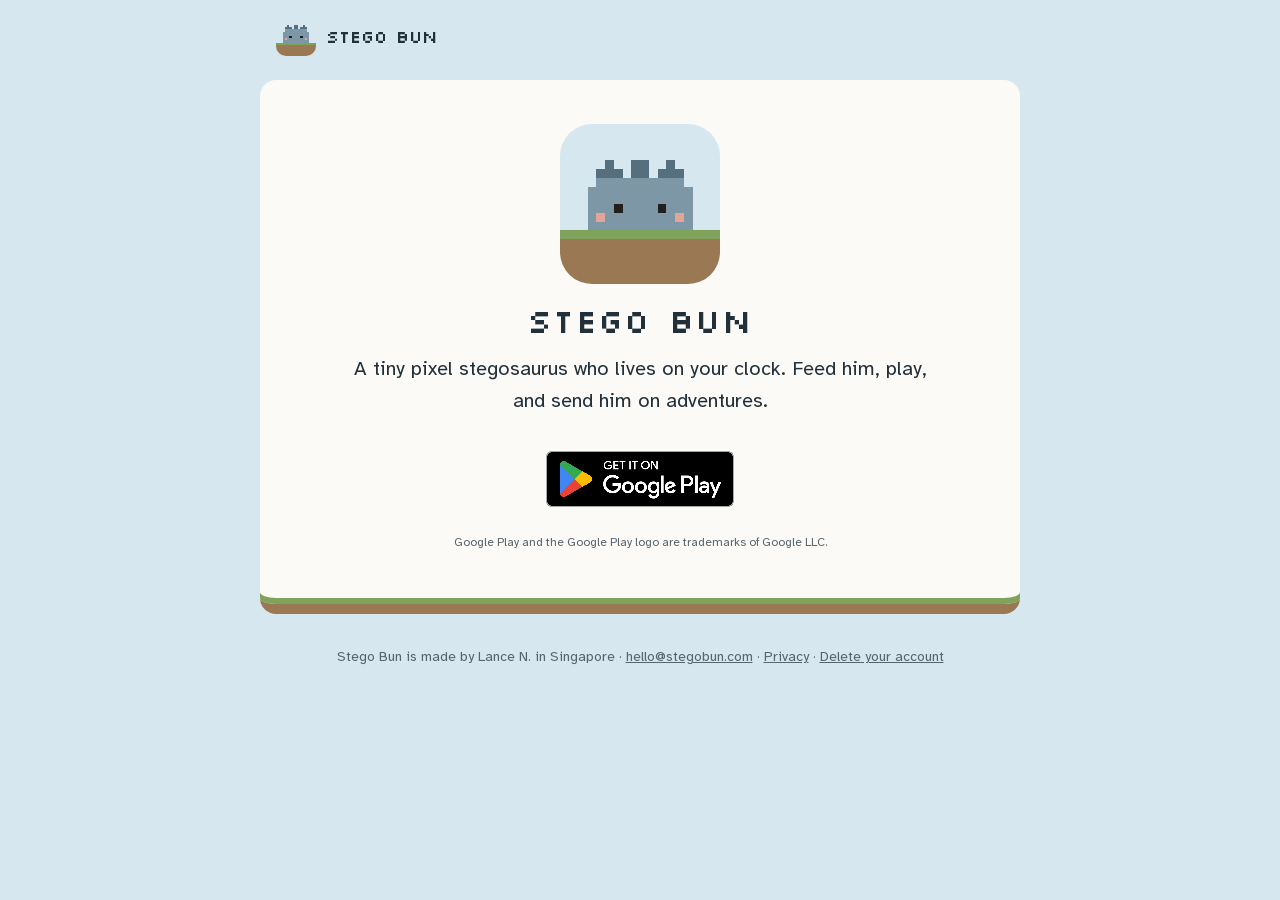
<file: index.html>
<!doctype html>
<html lang="en-GB">
<head>
<meta charset="utf-8">
<meta name="viewport" content="width=device-width, initial-scale=1">
<title>Stego Bun</title>
<meta name="description" content="A tiny pixel stegosaurus who lives on your clock. Feed him, play, and send him on adventures. Free on Google Play.">
<link rel="canonical" href="https://stegobun.com/">
<link rel="icon" href="/favicon.ico" sizes="16x16 32x32 48x48">
<link rel="icon" type="image/png" sizes="48x48" href="/favicon-48.png">
<link rel="icon" type="image/png" sizes="96x96" href="/favicon-96.png">
<link rel="icon" type="image/png" sizes="192x192" href="/favicon-192.png">
<link rel="apple-touch-icon" href="/apple-touch-icon.png">
<meta property="og:type" content="website">
<meta property="og:site_name" content="Stego Bun">
<meta property="og:title" content="Stego Bun">
<meta property="og:description" content="A tiny pixel stegosaurus who lives on your clock. Feed him, play, and send him on adventures. Free on Google Play.">
<meta property="og:url" content="https://stegobun.com/">
<meta property="og:image" content="https://stegobun.com/feature-graphic.png">
<meta property="og:image:width" content="1024">
<meta property="og:image:height" content="500">
<meta name="twitter:card" content="summary_large_image">
<link rel="stylesheet" href="style.css">
</head>
<body>
<header><a class="brand" href="./"><img src="icon.png" alt="" width="40" height="40"><span>STEGO BUN</span></a></header>
<main>
<section class="hero">
<img src="icon.png" alt="Stego Bun, a small pixel stegosaurus, on a patch of grass" width="160" height="160">
<h1>STEGO BUN</h1>
<p class="tag">A tiny pixel stegosaurus who lives on your clock. Feed him, play, and send him on adventures.</p>
<a class="play" href="https://play.google.com/store/apps/details?id=com.stegobun.app"><img src="google-play-badge.png" alt="Get it on Google Play" width="216" height="84"></a>
<p class="tm">Google Play and the Google Play logo are trademarks of Google LLC.</p>
</section>
</main>
<footer>Stego Bun is made by Lance N. in Singapore · <a href="mailto:hello@stegobun.com">hello@stegobun.com</a> · <a href="privacy/">Privacy</a> · <a href="delete/">Delete your account</a></footer>
</body>
</html>
</file>
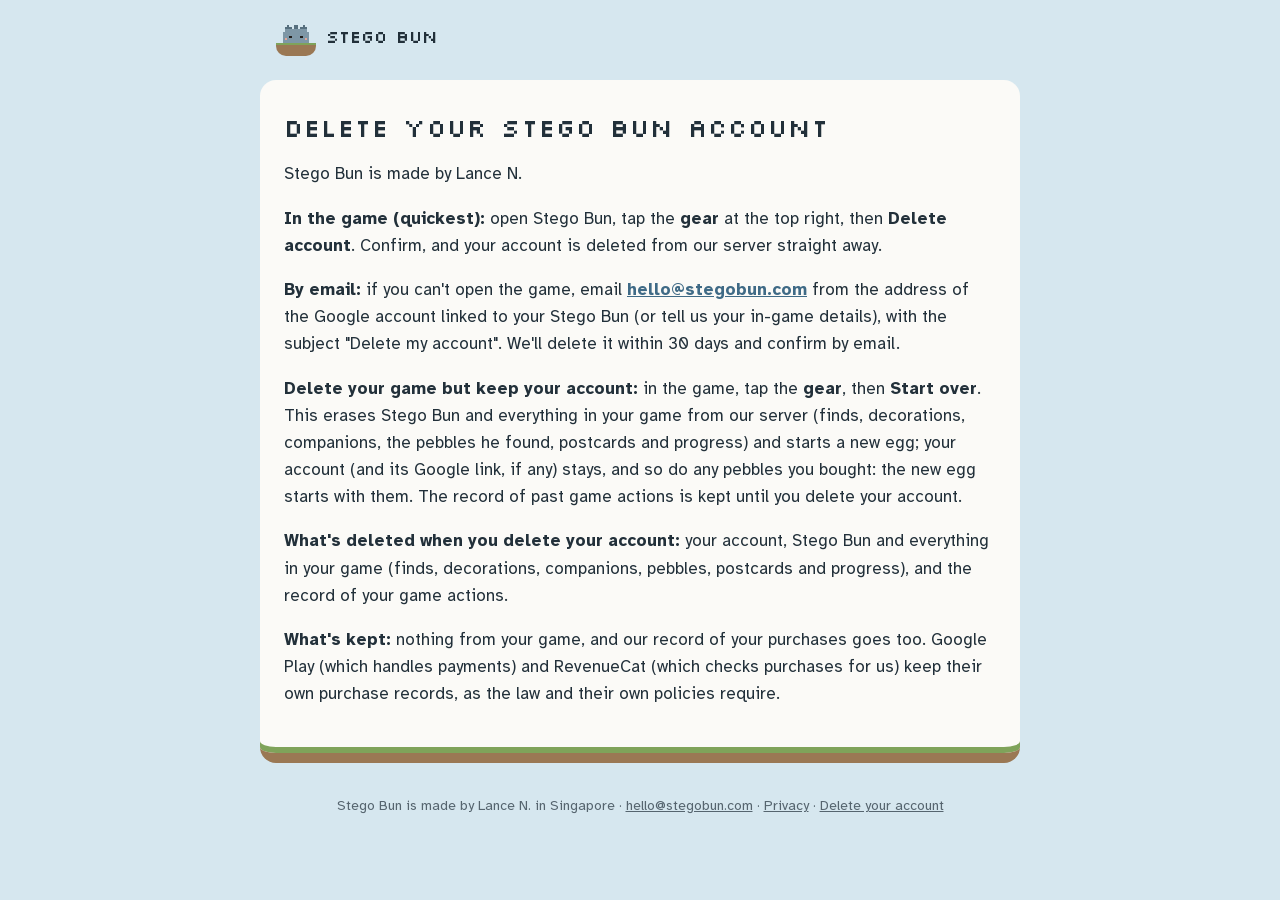
<file: delete/index.html>
<!doctype html>
<html lang="en-GB">
<head>
<meta charset="utf-8">
<meta name="viewport" content="width=device-width, initial-scale=1">
<title>Delete your account · Stego Bun</title>
<meta name="description" content="A tiny pixel stegosaurus who lives on your clock. Feed him, play, and send him on adventures. Free on Google Play.">
<link rel="canonical" href="https://stegobun.com/delete/">
<link rel="icon" href="/favicon.ico" sizes="16x16 32x32 48x48">
<link rel="icon" type="image/png" sizes="48x48" href="/favicon-48.png">
<link rel="icon" type="image/png" sizes="96x96" href="/favicon-96.png">
<link rel="icon" type="image/png" sizes="192x192" href="/favicon-192.png">
<link rel="apple-touch-icon" href="/apple-touch-icon.png">
<meta property="og:type" content="website">
<meta property="og:site_name" content="Stego Bun">
<meta property="og:title" content="Delete your account · Stego Bun">
<meta property="og:description" content="A tiny pixel stegosaurus who lives on your clock. Feed him, play, and send him on adventures. Free on Google Play.">
<meta property="og:url" content="https://stegobun.com/delete/">
<meta property="og:image" content="https://stegobun.com/feature-graphic.png">
<meta property="og:image:width" content="1024">
<meta property="og:image:height" content="500">
<meta name="twitter:card" content="summary_large_image">
<link rel="stylesheet" href="../style.css">
</head>
<body>
<header><a class="brand" href="../"><img src="../icon.png" alt="" width="40" height="40"><span>STEGO BUN</span></a></header>
<main>
<h1>Delete your Stego Bun account</h1>
<p>Stego Bun is made by Lance N.</p>
<p><strong>In the game (quickest):</strong> open Stego Bun, tap the <strong>gear</strong> at the top right, then <strong>Delete account</strong>. Confirm, and your account is deleted from our server straight away.</p>
<p><strong>By email:</strong> if you can't open the game, email <strong><a href="mailto:hello@stegobun.com">hello@stegobun.com</a></strong> from the address of the Google account linked to your Stego Bun (or tell us your in-game details), with the subject "Delete my account". We'll delete it within 30 days and confirm by email.</p>
<p><strong>Delete your game but keep your account:</strong> in the game, tap the <strong>gear</strong>, then <strong>Start over</strong>. This erases Stego Bun and everything in your game from our server (finds, decorations, companions, the pebbles he found, postcards and progress) and starts a new egg; your account (and its Google link, if any) stays, and so do any pebbles you bought: the new egg starts with them. The record of past game actions is kept until you delete your account.</p>
<p><strong>What's deleted when you delete your account:</strong> your account, Stego Bun and everything in your game (finds, decorations, companions, pebbles, postcards and progress), and the record of your game actions.</p>
<p><strong>What's kept:</strong> nothing from your game, and our record of your purchases goes too. Google Play (which handles payments) and RevenueCat (which checks purchases for us) keep their own purchase records, as the law and their own policies require.</p>
</main>
<footer>Stego Bun is made by Lance N. in Singapore · <a href="mailto:hello@stegobun.com">hello@stegobun.com</a> · <a href="../privacy/">Privacy</a> · <a href="../delete/">Delete your account</a></footer>
</body>
</html>
</file>
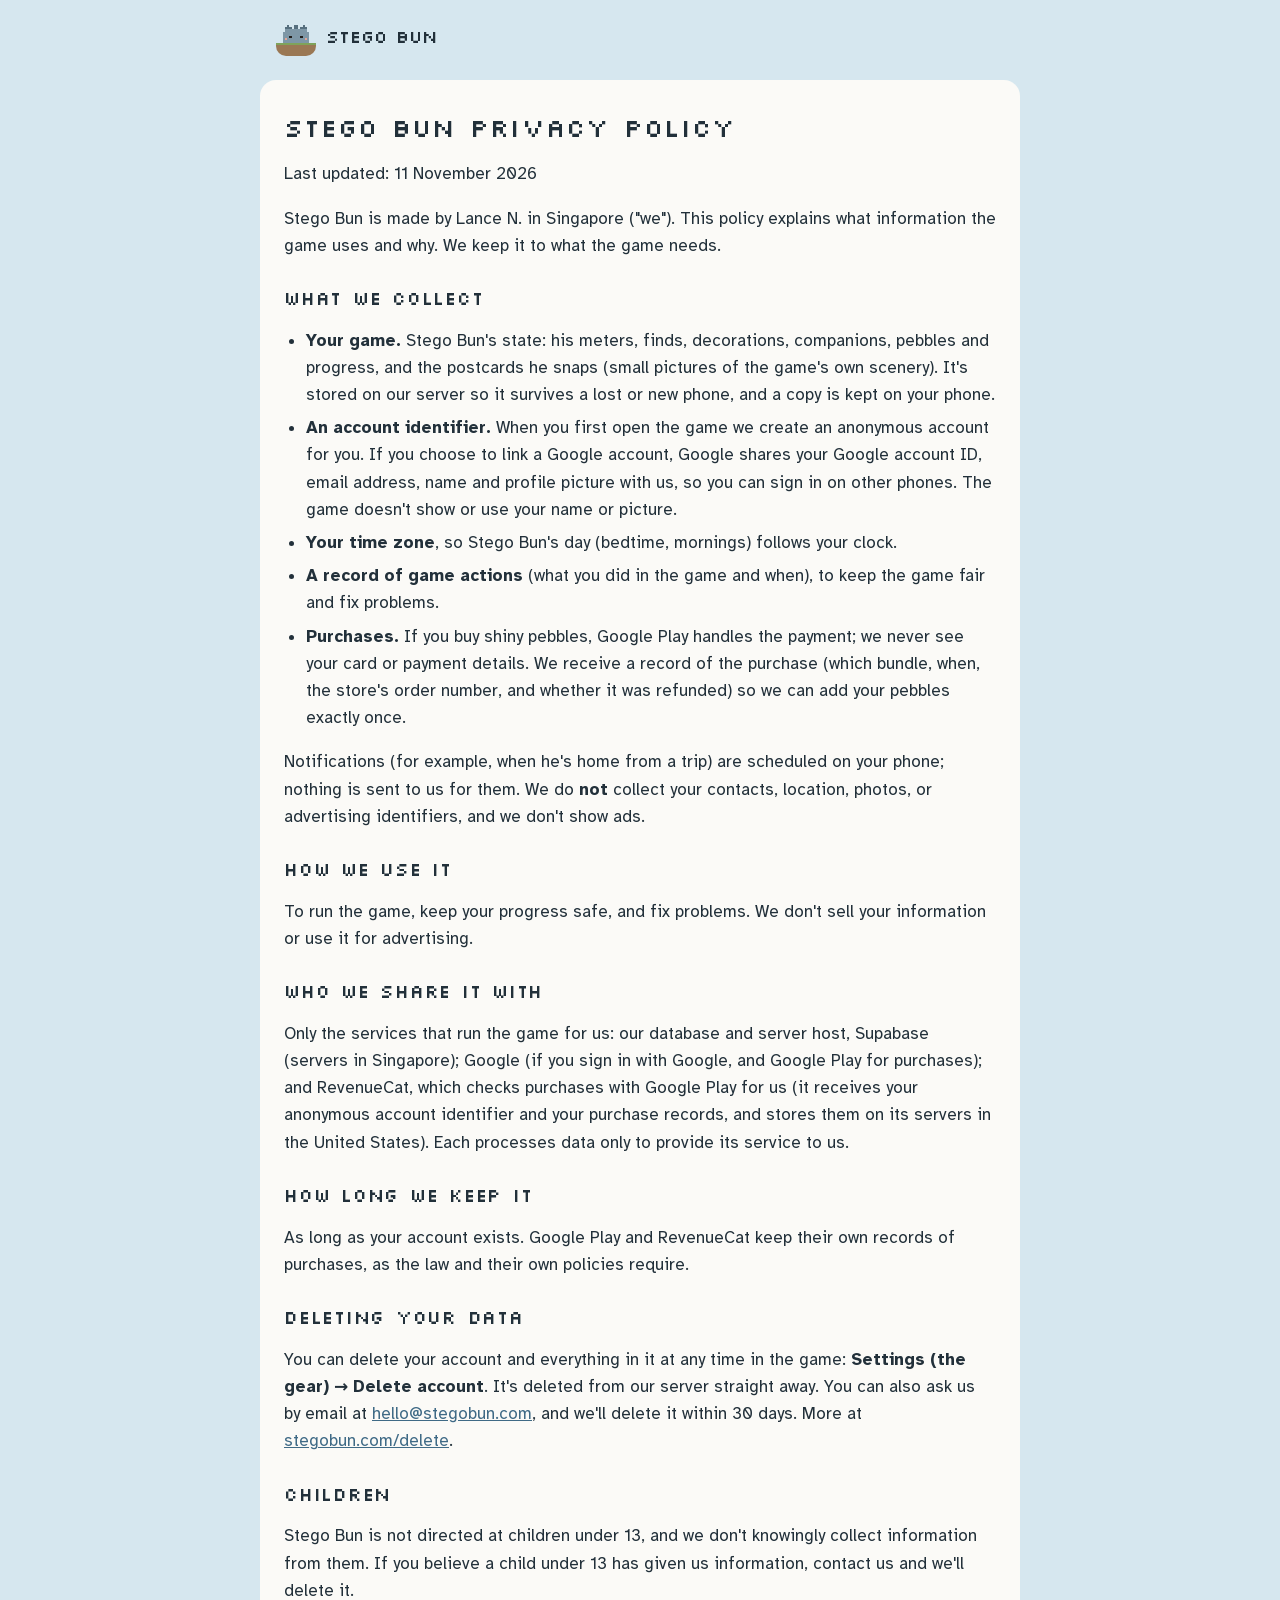
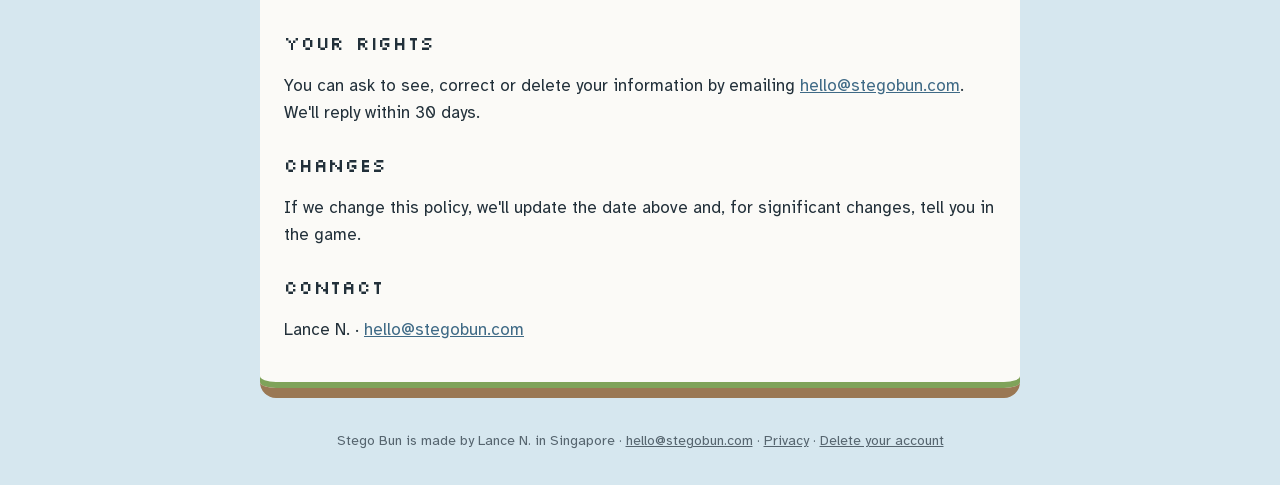
<file: privacy/index.html>
<!doctype html>
<html lang="en-GB">
<head>
<meta charset="utf-8">
<meta name="viewport" content="width=device-width, initial-scale=1">
<title>Privacy policy · Stego Bun</title>
<meta name="description" content="A tiny pixel stegosaurus who lives on your clock. Feed him, play, and send him on adventures. Free on Google Play.">
<link rel="canonical" href="https://stegobun.com/privacy/">
<link rel="icon" href="/favicon.ico" sizes="16x16 32x32 48x48">
<link rel="icon" type="image/png" sizes="48x48" href="/favicon-48.png">
<link rel="icon" type="image/png" sizes="96x96" href="/favicon-96.png">
<link rel="icon" type="image/png" sizes="192x192" href="/favicon-192.png">
<link rel="apple-touch-icon" href="/apple-touch-icon.png">
<meta property="og:type" content="website">
<meta property="og:site_name" content="Stego Bun">
<meta property="og:title" content="Privacy policy · Stego Bun">
<meta property="og:description" content="A tiny pixel stegosaurus who lives on your clock. Feed him, play, and send him on adventures. Free on Google Play.">
<meta property="og:url" content="https://stegobun.com/privacy/">
<meta property="og:image" content="https://stegobun.com/feature-graphic.png">
<meta property="og:image:width" content="1024">
<meta property="og:image:height" content="500">
<meta name="twitter:card" content="summary_large_image">
<link rel="stylesheet" href="../style.css">
</head>
<body>
<header><a class="brand" href="../"><img src="../icon.png" alt="" width="40" height="40"><span>STEGO BUN</span></a></header>
<main>
<h1>Stego Bun privacy policy</h1>
<p>Last updated: 11 November 2026</p>
<p>Stego Bun is made by Lance N. in Singapore ("we"). This policy explains what information the game uses and why. We keep it to what the game needs.</p>
<h2>What we collect</h2>
<ul><li><strong>Your game.</strong> Stego Bun's state: his meters, finds, decorations, companions, pebbles and progress, and the postcards he snaps (small pictures of the game's own scenery). It's stored on our server so it survives a lost or new phone, and a copy is kept on your phone.</li><li><strong>An account identifier.</strong> When you first open the game we create an anonymous account for you. If you choose to link a Google account, Google shares your Google account ID, email address, name and profile picture with us, so you can sign in on other phones. The game doesn't show or use your name or picture.</li><li><strong>Your time zone</strong>, so Stego Bun's day (bedtime, mornings) follows your clock.</li><li><strong>A record of game actions</strong> (what you did in the game and when), to keep the game fair and fix problems.</li><li><strong>Purchases.</strong> If you buy shiny pebbles, Google Play handles the payment; we never see your card or payment details. We receive a record of the purchase (which bundle, when, the store's order number, and whether it was refunded) so we can add your pebbles exactly once.</li></ul>
<p>Notifications (for example, when he's home from a trip) are scheduled on your phone; nothing is sent to us for them. We do <strong>not</strong> collect your contacts, location, photos, or advertising identifiers, and we don't show ads.</p>
<h2>How we use it</h2>
<p>To run the game, keep your progress safe, and fix problems. We don't sell your information or use it for advertising.</p>
<h2>Who we share it with</h2>
<p>Only the services that run the game for us: our database and server host, Supabase (servers in Singapore); Google (if you sign in with Google, and Google Play for purchases); and RevenueCat, which checks purchases with Google Play for us (it receives your anonymous account identifier and your purchase records, and stores them on its servers in the United States). Each processes data only to provide its service to us.</p>
<h2>How long we keep it</h2>
<p>As long as your account exists. Google Play and RevenueCat keep their own records of purchases, as the law and their own policies require.</p>
<h2>Deleting your data</h2>
<p>You can delete your account and everything in it at any time in the game: <strong>Settings (the gear) → Delete account</strong>. It's deleted from our server straight away. You can also ask us by email at <a href="mailto:hello@stegobun.com">hello@stegobun.com</a>, and we'll delete it within 30 days. More at <a href="https://stegobun.com/delete">stegobun.com/delete</a>.</p>
<h2>Children</h2>
<p>Stego Bun is not directed at children under 13, and we don't knowingly collect information from them. If you believe a child under 13 has given us information, contact us and we'll delete it.</p>
<h2>Your rights</h2>
<p>You can ask to see, correct or delete your information by emailing <a href="mailto:hello@stegobun.com">hello@stegobun.com</a>. We'll reply within 30 days.</p>
<h2>Changes</h2>
<p>If we change this policy, we'll update the date above and, for significant changes, tell you in the game.</p>
<h2>Contact</h2>
<p>Lance N. · <a href="mailto:hello@stegobun.com">hello@stegobun.com</a></p>
</main>
<footer>Stego Bun is made by Lance N. in Singapore · <a href="mailto:hello@stegobun.com">hello@stegobun.com</a> · <a href="../privacy/">Privacy</a> · <a href="../delete/">Delete your account</a></footer>
</body>
</html>
</file>
<file: style.css>
/* stegobun.com (npm run site): brand Sky, ink, Silkscreen headings, Atkinson Hyperlegible text (fonts: SIL OFL). */
@font-face { font-family: 'Silkscreen'; font-weight: 400; font-display: swap; src: url('fonts/silkscreen-400.woff2') format('woff2'); }
@font-face { font-family: 'Atkinson Hyperlegible'; font-weight: 400; font-display: swap; src: url('fonts/atkinson-hyperlegible-400.woff2') format('woff2'); }
@font-face { font-family: 'Atkinson Hyperlegible'; font-weight: 700; font-display: swap; src: url('fonts/atkinson-hyperlegible-700.woff2') format('woff2'); }
:root { --sky: #D6E7EF; --ink: #22303A; --muted: #56656F; --paper: #FBFAF7; --grass: #7FA35A; --soil: #9A7854; --link: #3F6A86; }
* { box-sizing: border-box; }
html { background: var(--sky); }
body { margin: 0; color: var(--ink); font: 17px/1.6 'Atkinson Hyperlegible', system-ui, sans-serif; }
header { padding: 16px; max-width: 760px; margin: 0 auto; }
.brand { display: inline-flex; align-items: center; gap: 10px; color: var(--ink); text-decoration: none; font-family: 'Silkscreen', monospace; font-size: 18px; }
.brand img { border-radius: 10px; image-rendering: pixelated; }
main { max-width: 760px; margin: 0 auto 32px; padding: 28px 24px; background: var(--paper); border-radius: 16px; border-bottom: 10px solid var(--soil); box-shadow: 0 -6px 0 var(--grass) inset; }
h1, h2 { font-family: 'Silkscreen', monospace; font-weight: 400; letter-spacing: 0.04em; line-height: 1.2; }
h1 { font-size: 34px; margin: 8px 0 12px; }
h2 { font-size: 19px; margin: 28px 0 6px; }
main > h1:first-child { font-size: 26px; margin-top: 4px; }
a { color: var(--link); }
ul { padding-left: 22px; }
li { margin: 6px 0; }
.hero { text-align: center; padding: 16px 0 24px; }
.hero img { image-rendering: pixelated; border-radius: 32px; }
.tag { font-size: 20px; max-width: 30em; margin: 0 auto 12px; }
.play { display: inline-block; margin: 8px 0 0; line-height: 0; border-radius: 12px; }
.play:focus-visible { outline: 3px solid var(--link); outline-offset: 2px; }
.play img { width: 216px; height: auto; }
.tm { color: var(--muted); font-size: 12px; margin: 4px 0 0; }
footer { max-width: 760px; margin: 0 auto; padding: 0 16px 32px; color: var(--muted); font-size: 14px; text-align: center; }
footer a { color: var(--muted); }
@media (max-width: 480px) { main { margin: 0 8px 24px; padding: 20px 16px; } h1 { font-size: 28px; } }
</file>
